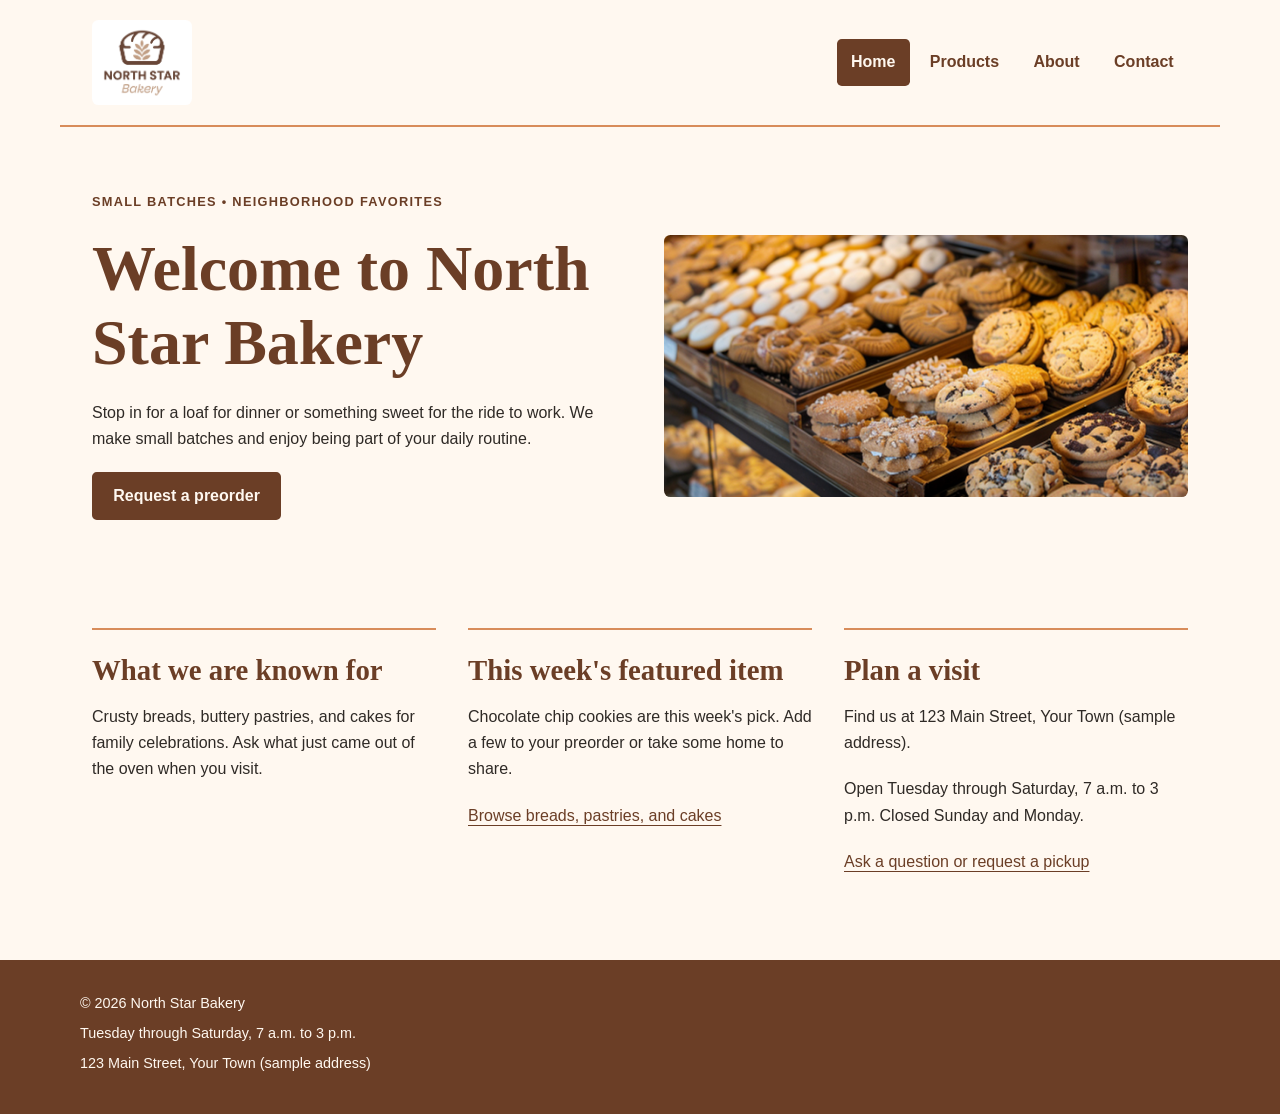
<file: index.html>
<!DOCTYPE html>

<html lang="en">
<head>
<meta charset="utf-8"/>
<meta content="width=device-width, initial-scale=1.0" name="viewport"/>
<title>Home | North Star Bakery</title>
<link href="css/main.css" rel="stylesheet"/></head>
<body>
<a class="skip-link" href="#main">Skip to main content</a>
<header>
<img alt="North Star Bakery" src="media/bakery-logo_c.png" width="180"/>
<nav aria-label="Main navigation">
<ul>
<li><a aria-current="page" href="index.html">Home</a></li>
<li><a href="products.html">Products</a></li>
<li><a href="about.html">About</a></li>
<li><a href="contact.html">Contact</a></li>
</ul>
</nav>
</header>
<main id="main" tabindex="-1"><div class="hero"><div class="hero-copy"><p class="eyebrow">Small batches • Neighborhood favorites</p><h1>Welcome to North Star Bakery</h1><p>Stop in for a loaf for dinner or something sweet for the ride to work.
      We make small batches and enjoy being part of your daily routine.</p><p><a class="button" href="contact.html">Request a preorder</a></p></div><picture>
<source media="(min-width: 700px)" srcset="media/bakery-feature-large_c.png"/>
<img alt="Trays of cookies and muffins in a bakery display case" src="media/bakery-feature-small_c.png" width="600"/>
</picture></div>





<div class="section-row"><section aria-labelledby="known-for">
<h2 id="known-for">What we are known for</h2>
<p>Crusty breads, buttery pastries, and cakes for family celebrations.
        Ask what just came out of the oven when you visit.</p>
</section><section aria-labelledby="featured">
<h2 id="featured">This week's featured item</h2>
<p>Chocolate chip cookies are this week's pick. Add a few to your
        preorder or take some home to share.</p>

<p><a href="products.html">Browse breads, pastries, and cakes</a></p>
</section><section aria-labelledby="visit">
<h2 id="visit">Plan a visit</h2>
<p>Find us at 123 Main Street, Your Town (sample address).</p>
<p>Open Tuesday through Saturday, 7 a.m. to 3 p.m.
        Closed Sunday and Monday.</p>
<p><a href="contact.html">Ask a question or request a pickup</a></p>
</section></div></main>
<footer>
<p>© 2026 North Star Bakery</p>
<p>Tuesday through Saturday, 7 a.m. to 3 p.m.</p>
<p>123 Main Street, Your Town (sample address)</p>
</footer>
</body>
</html>
</file>
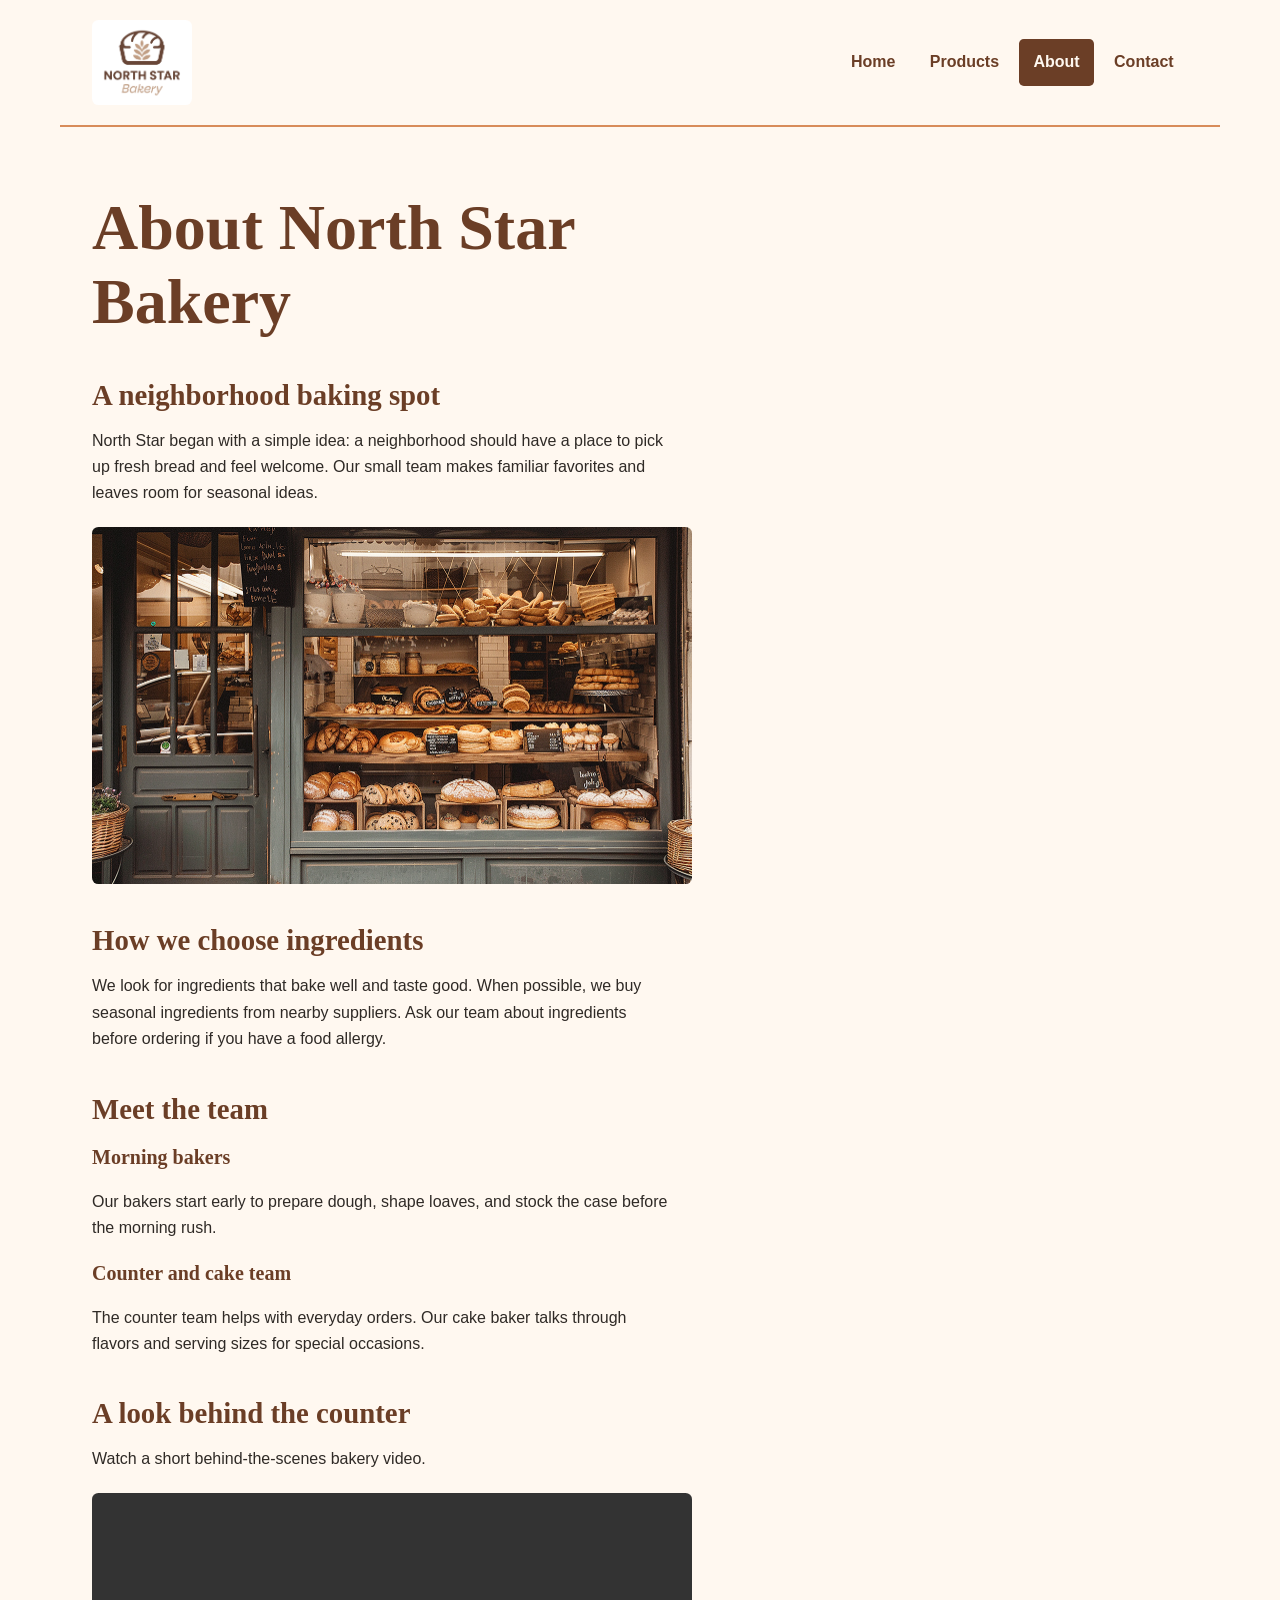
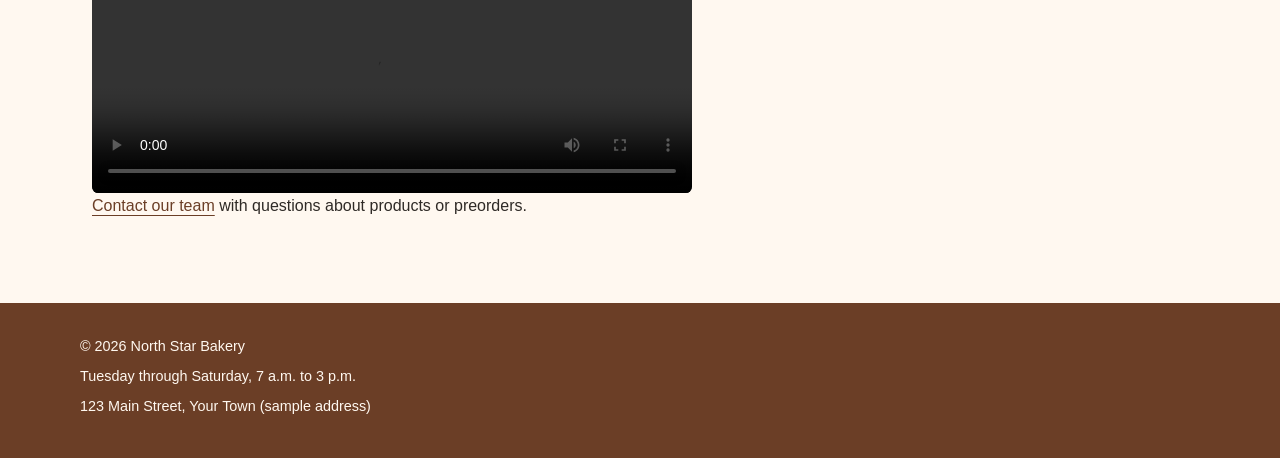
<file: about.html>
<!DOCTYPE html>

<html lang="en">
<head>
<meta charset="utf-8"/>
<meta content="width=device-width, initial-scale=1.0" name="viewport"/>
<title>About | North Star Bakery</title>
<link href="css/main.css" rel="stylesheet"/></head>
<body>
<a class="skip-link" href="#main">Skip to main content</a>
<header>
<img alt="North Star Bakery" src="media/bakery-logo_c.png" width="180"/>
<nav aria-label="Main navigation">
<ul>
<li><a href="index.html">Home</a></li>
<li><a href="products.html">Products</a></li>
<li><a aria-current="page" href="about.html">About</a></li>
<li><a href="contact.html">Contact</a></li>
</ul>
</nav>
</header>
<main id="main" tabindex="-1">
<h1>About North Star Bakery</h1>
<section aria-labelledby="story">
<h2 id="story">A neighborhood baking spot</h2>
<p>North Star began with a simple idea: a neighborhood should have
        a place to pick up fresh bread and feel welcome. Our small team
        makes familiar favorites and leaves room for seasonal ideas.</p>
<img alt="Bakery window filled with bread, pastries, and cakes" src="media/bakery-storefront_c.png" width="600"/>
</section>
<section aria-labelledby="sourcing">
<h2 id="sourcing">How we choose ingredients</h2>
<p>We look for ingredients that bake well and taste good. When possible,
        we buy seasonal ingredients from nearby suppliers. Ask our team
        about ingredients before ordering if you have a food allergy.</p>
</section>
<section aria-labelledby="team">
<h2 id="team">Meet the team</h2>
<h3>Morning bakers</h3>
<p>Our bakers start early to prepare dough, shape loaves, and stock
        the case before the morning rush.</p>
<h3>Counter and cake team</h3>
<p>The counter team helps with everyday orders. Our cake baker talks
        through flavors and serving sizes for special occasions.</p>
</section>
<section aria-labelledby="behind-scenes">
<h2 id="behind-scenes">A look behind the counter</h2>
<p>Watch a short behind-the-scenes bakery video.</p>
<video controls="" preload="metadata" width="600">
<source src="media/bakery-behind-scenes_c.mp4" type="video/mp4"/>
        Your browser does not support embedded video.
        <a href="media/bakery-behind-scenes_c.mp4">Download the bakery video</a>.
      </video>
<p><a href="contact.html">Contact our team</a> with questions about
        products or preorders.</p>
</section>
</main>
<footer>
<p>© 2026 North Star Bakery</p>
<p>Tuesday through Saturday, 7 a.m. to 3 p.m.</p>
<p>123 Main Street, Your Town (sample address)</p>
</footer>
</body>
</html>
</file>
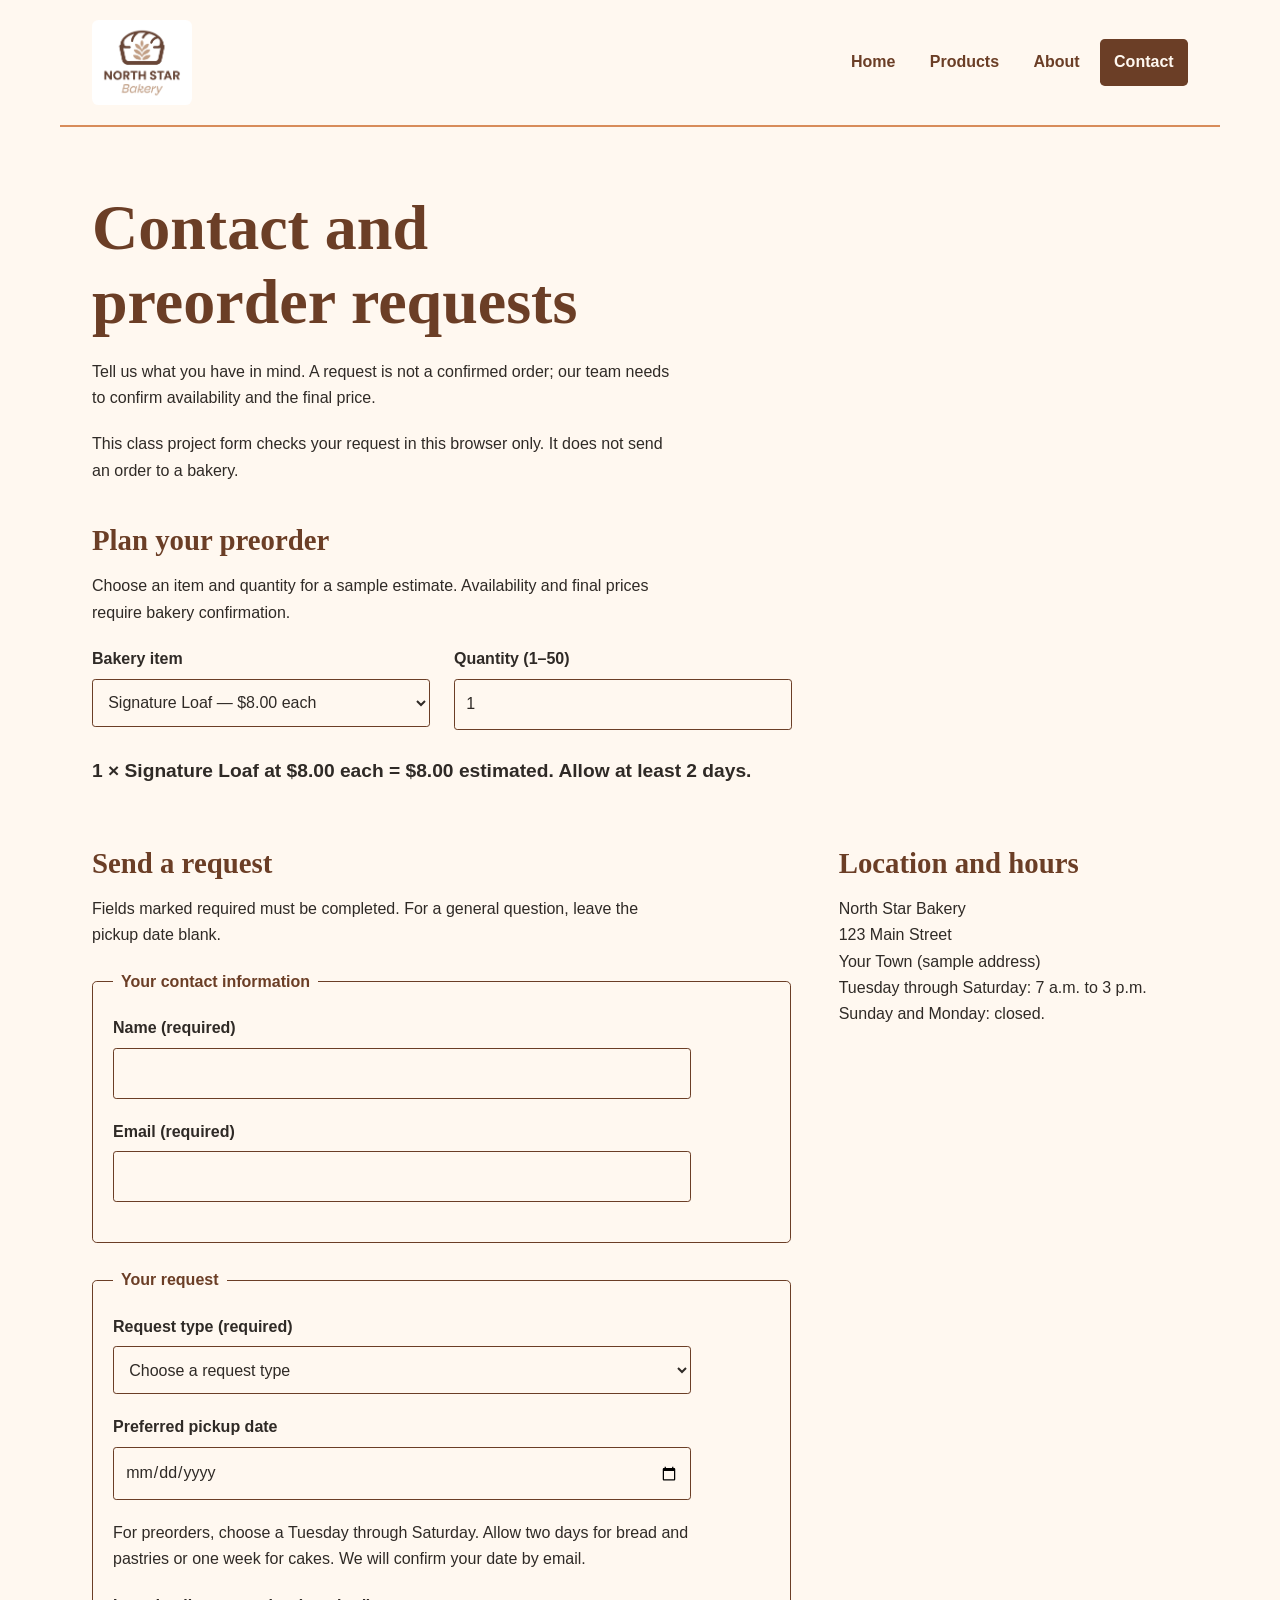
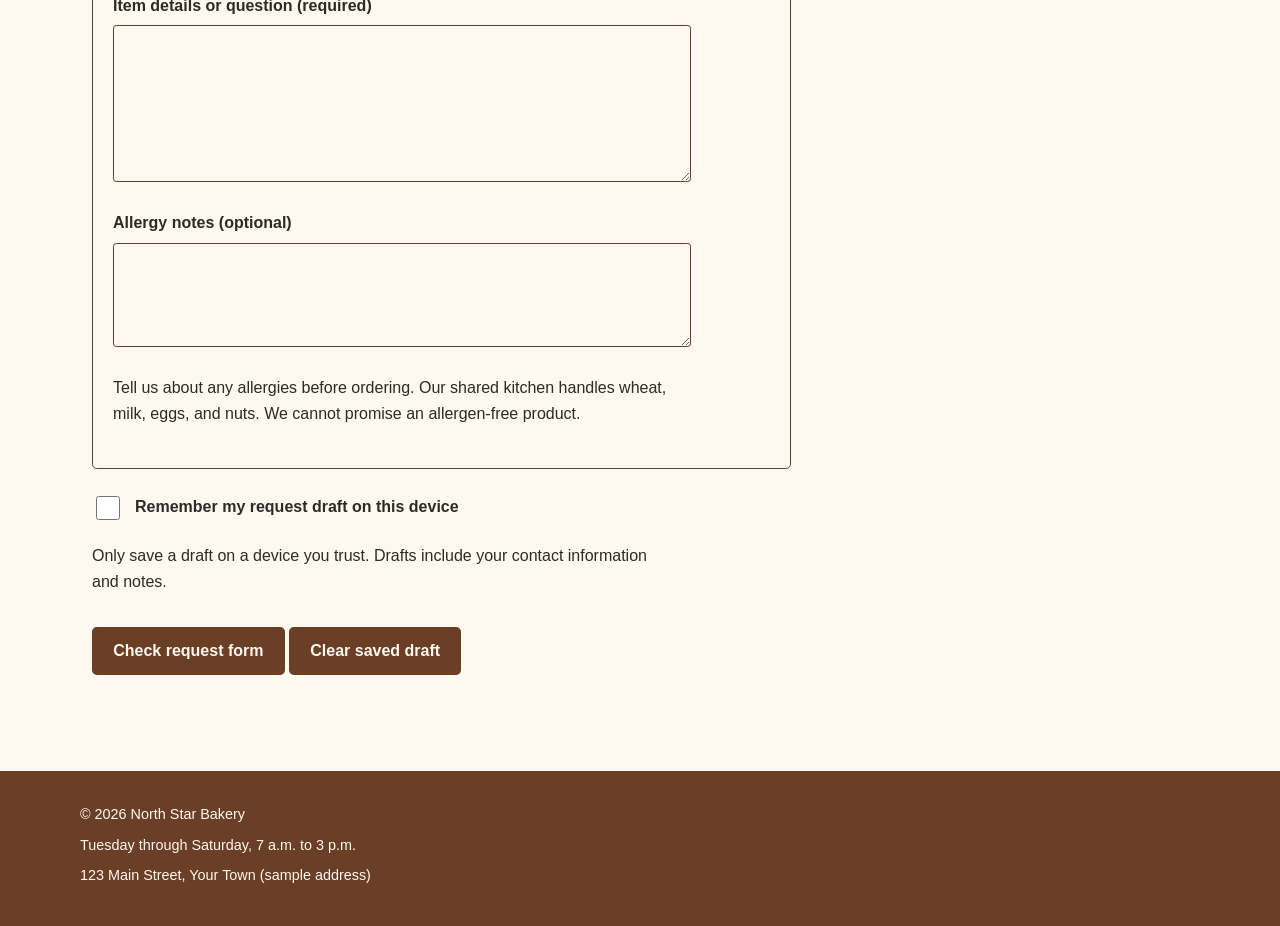
<file: contact.html>
<!DOCTYPE html>

<html lang="en">
<head>
<meta charset="utf-8"/>
<meta content="width=device-width, initial-scale=1.0" name="viewport"/>
<title>Contact | North Star Bakery</title>
<link href="css/main.css" rel="stylesheet"/><script src="js/preorder.js" defer></script></head>
<body>
<a class="skip-link" href="#main">Skip to main content</a>
<header>
<img alt="North Star Bakery" src="media/bakery-logo_c.png" width="180"/>
<nav aria-label="Main navigation">
<ul>
<li><a href="index.html">Home</a></li>
<li><a href="products.html">Products</a></li>
<li><a href="about.html">About</a></li>
<li><a aria-current="page" href="contact.html">Contact</a></li>
</ul>
</nav>
</header>
<main id="main" tabindex="-1">
<h1>Contact and preorder requests</h1>
<p>Tell us what you have in mind. A request is not a confirmed order;
      our team needs to confirm availability and the final price.</p>
<p>This class project form checks your request in this browser only.
      It does not send an order to a bakery.</p>


<section id="estimate" aria-labelledby="estimate-title">
<h2 id="estimate-title">Plan your preorder</h2>
<p>Choose an item and quantity for a sample estimate. Availability and final prices require bakery confirmation.</p>
<div class="estimate-controls">
<p><label for="product">Bakery item</label><select id="product"></select></p>
<p><label for="quantity">Quantity (1–50)</label><input id="quantity" type="number" min="1" max="50" step="1" value="1" aria-describedby="quantity-error"/><span id="quantity-error" class="field-error"></span></p>
</div>
<p id="estimate-result" role="status" aria-live="polite"></p>
<p id="estimate-storage" role="status"></p>
</section>
<div class="contact-layout"><section aria-labelledby="request">
<h2 id="request">Send a request</h2>
<p>Fields marked required must be completed. For a general question,
        leave the pickup date blank.</p>
<form id="request-form" action="contact.html" method="get">
<fieldset>
<legend>Your contact information</legend>
<p>
<label for="name">Name (required)</label>
<input autocomplete="name" id="name" maxlength="80" minlength="2" name="name" required="" type="text"/>
</p>
<p>
<label for="email">Email (required)</label>
<input autocomplete="email" id="email" maxlength="120" name="email" required="" type="email"/>
</p>
</fieldset>
<fieldset>
<legend>Your request</legend>
<p>
<label for="request-type">Request type (required)</label>
<select id="request-type" name="request-type" required="">
<option value="">Choose a request type</option>
<option value="preorder">Preorder</option>
<option value="question">General question</option>
</select>
</p>
<p>
<label for="pickup">Preferred pickup date</label>
<input aria-describedby="pickup-help" id="pickup" name="pickup" type="date"/>
</p>
<p id="pickup-help">For preorders, choose a Tuesday through
            Saturday. Allow two days for bread and pastries or one week
            for cakes. We will confirm your date by email.</p>
<p>
<label for="details">Item details or question (required)</label>
<textarea cols="40" id="details" maxlength="1000" minlength="10" name="details" required="" rows="5"></textarea>
</p>
<p>
<label for="allergies">Allergy notes (optional)</label>
<textarea aria-describedby="allergy-help" cols="40" id="allergies" maxlength="500" name="allergies" rows="3"></textarea>
</p>
<p id="allergy-help">Tell us about any allergies before ordering.
            Our shared kitchen handles wheat, milk, eggs, and nuts.
            We cannot promise an allergen-free product.</p>
</fieldset>
<p><label class="check-label"><input id="remember-draft" type="checkbox"/> Remember my request draft on this device</label></p>
<p>Only save a draft on a device you trust. Drafts include your contact information and notes.</p>
<p id="draft-status" role="status"></p>
<button type="submit">Check request form</button>
<button id="clear-draft" type="button">Clear saved draft</button>
<p id="form-status" role="status" aria-live="polite"></p>
</form>
</section><section aria-labelledby="location">
<h2 id="location">Location and hours</h2>
<address>North Star Bakery<br/>
        123 Main Street<br/>Your Town (sample address)</address>
<p>Tuesday through Saturday: 7 a.m. to 3 p.m.<br/>
        Sunday and Monday: closed.</p>
</section></div></main>
<footer>
<p>© 2026 North Star Bakery</p>
<p>Tuesday through Saturday, 7 a.m. to 3 p.m.</p>
<p>123 Main Street, Your Town (sample address)</p>
</footer>
</body>
</html>
</file>
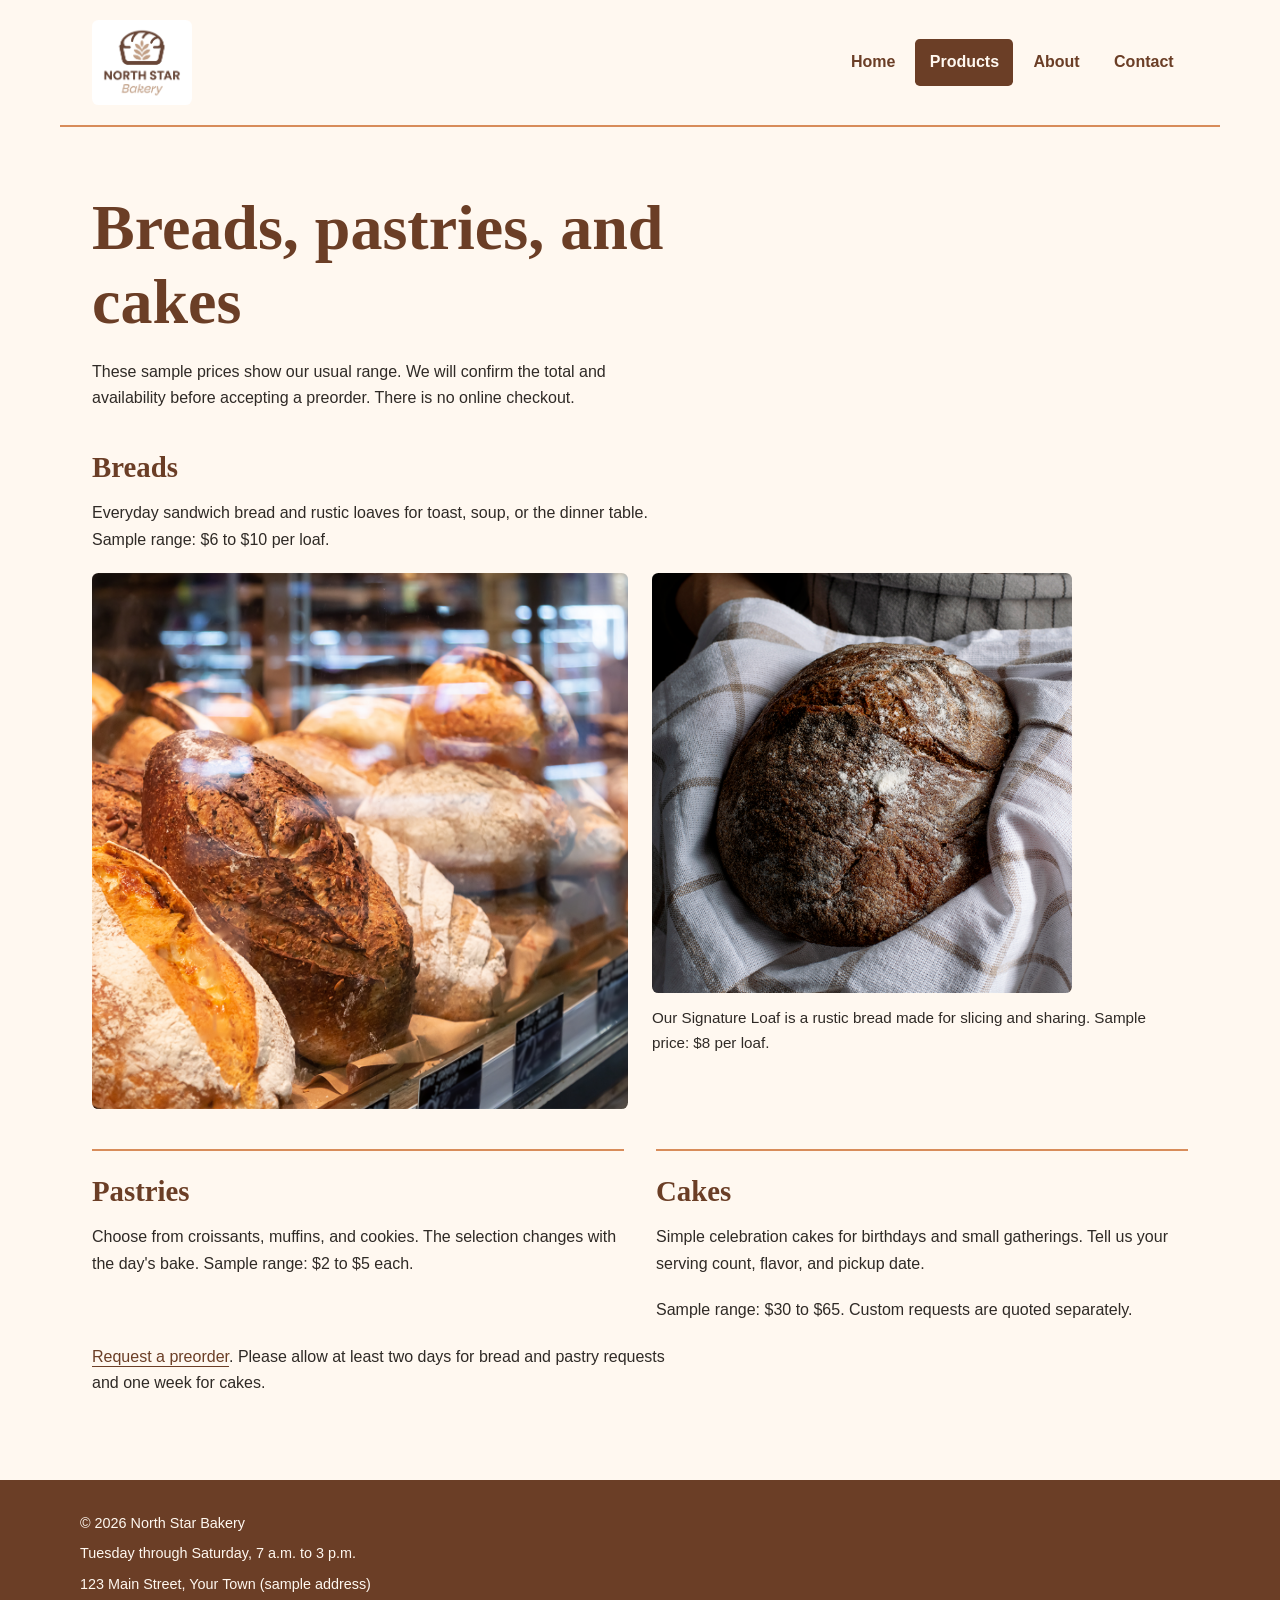
<file: products.html>
<!DOCTYPE html>

<html lang="en">
<head>
<meta charset="utf-8"/>
<meta content="width=device-width, initial-scale=1.0" name="viewport"/>
<title>Products | North Star Bakery</title>
<link href="css/main.css" rel="stylesheet"/></head>
<body>
<a class="skip-link" href="#main">Skip to main content</a>
<header>
<img alt="North Star Bakery" src="media/bakery-logo_c.png" width="180"/>
<nav aria-label="Main navigation">
<ul>
<li><a href="index.html">Home</a></li>
<li><a aria-current="page" href="products.html">Products</a></li>
<li><a href="about.html">About</a></li>
<li><a href="contact.html">Contact</a></li>
</ul>
</nav>
</header>
<main id="main" tabindex="-1">
<h1>Breads, pastries, and cakes</h1>
<p>These sample prices show our usual range. We will confirm the total
      and availability before accepting a preorder. There is no online checkout.</p>
<section aria-labelledby="bread">
<h2 id="bread">Breads</h2>
<p>Everyday sandwich bread and rustic loaves for toast, soup,
        or the dinner table. Sample range: $6 to $10 per loaf.</p>


<div class="bread-images"><img alt="Round and oval crusty bread loaves in a bakery case" src="media/bakery-bread_c.png" width="420"/><figure>
<img alt="Round flour-dusted loaf with a scored crust resting in a cloth" src="media/bakery-signature-loaf_c.png" width="420"/>
<figcaption>Our Signature Loaf is a rustic bread made for slicing
          and sharing. Sample price: $8 per loaf.</figcaption>
</figure></div></section><div class="section-row"><section aria-labelledby="pastries">
<h2 id="pastries">Pastries</h2>
<p>Choose from croissants, muffins, and cookies. The selection changes
        with the day's bake. Sample range: $2 to $5 each.</p>
</section><section aria-labelledby="cakes">
<h2 id="cakes">Cakes</h2>
<p>Simple celebration cakes for birthdays and small gatherings.
        Tell us your serving count, flavor, and pickup date.</p>
<p>Sample range: $30 to $65. Custom requests are quoted separately.</p>
</section></div>


<p><a href="contact.html">Request a preorder</a>. Please allow at least
      two days for bread and pastry requests and one week for cakes.</p>
</main>
<footer>
<p>© 2026 North Star Bakery</p>
<p>Tuesday through Saturday, 7 a.m. to 3 p.m.</p>
<p>123 Main Street, Your Town (sample address)</p>
</footer>
</body>
</html>
</file>
<file: css/main.css>
/* North Star Bakery: shared mobile-first styles. */
:root { --cream: #fff8f0; --brown: #6b3e26; --peach: #d88c5a; --charcoal: #2f2a26; }
* { box-sizing: border-box; }
body { margin: 0; background: var(--cream); color: var(--charcoal); font-family: Arial, sans-serif; font-size: 1rem; line-height: 1.65; }
h1, h2, h3 { font-family: Georgia, serif; line-height: 1.15; color: var(--brown); }
h1 { font-size: clamp(2.25rem, 5vw, 4rem); max-width: 18ch; margin: 0 0 1.25rem; }
h2 { font-size: 1.8rem; margin: 0 0 1rem; }
h3 { font-size: 1.25rem; }
p { margin: 0 0 1.25rem; max-width: 65ch; }
a { color: var(--brown); text-underline-offset: .22em; }
a:hover { text-decoration-thickness: .15em; }
a:focus-visible, button:focus-visible, input:focus-visible, select:focus-visible, textarea:focus-visible { outline: 3px solid var(--brown); outline-offset: 4px; }
.skip-link { position: absolute; left: 1rem; top: -6rem; padding: .75rem; background: var(--cream); z-index: 10; }
.skip-link:focus { top: 1rem; }
header { max-width: 1160px; margin: auto; padding: 1rem 1.25rem; display: flex; flex-direction: column; align-items: flex-start; gap: 1rem; border-bottom: 2px solid var(--peach); }
header img { width: 100px; height: auto; }
nav { width: 100%; }
nav ul { display: flex; flex-wrap: wrap; gap: .35rem; padding: 0; margin: 0; list-style: none; }
nav a { display: inline-flex; align-items: center; min-height: 44px; padding: .65rem .9rem; text-decoration: none; font-weight: bold; border-radius: .3rem; }
nav a:hover, nav a[aria-current="page"] { color: var(--cream); background: var(--brown); }
main { max-width: 1160px; margin: auto; padding: 2.5rem 1.25rem 3rem; }
section { margin-top: 2.5rem; min-width: 0; }
img, video { display: block; max-width: 100%; height: auto; border-radius: .4rem; }
picture { display: block; }
.hero { display: flex; flex-direction: column; gap: 1.5rem; margin-bottom: 3rem; }
.hero-copy { flex: 1; }
.hero picture { flex: 1; min-width: 0; }
.hero img { width: 100%; }
.eyebrow { color: var(--brown); font-weight: bold; text-transform: uppercase; letter-spacing: .1em; font-size: .8rem; }
.button, button { display: inline-flex; justify-content: center; align-items: center; min-height: 48px; padding: .8rem 1.2rem; background: var(--brown); color: var(--cream); border: 2px solid var(--brown); border-radius: .3rem; font: bold 1rem Arial, sans-serif; text-decoration: none; cursor: pointer; transition: background-color .2s, color .2s; }
.button:hover, button:hover { background: var(--peach); color: var(--charcoal); }
.section-row { display: flex; flex-direction: column; gap: 1.5rem; }
.section-row > section { flex: 1; padding-top: 1.5rem; border-top: 2px solid var(--peach); }
figure { margin: 1.5rem 0; }
figcaption { max-width: 60ch; padding-top: .75rem; font-size: .95rem; }
.bread-images { display: flex; flex-direction: column; gap: 1.5rem; }
.bread-images > * { flex: 1; min-width: 0; }
.bread-images > img { object-fit: cover; align-self: flex-start; }
form { max-width: 700px; }
fieldset { min-width: 0; margin: 0 0 1.5rem; padding: 1.25rem; border: 1px solid var(--brown); border-radius: .3rem; }
legend { font-weight: bold; color: var(--brown); padding: 0 .5rem; }
label { display: block; margin-bottom: .4rem; font-weight: bold; }
input, select, textarea { width: 100%; max-width: 100%; min-height: 48px; padding: .7rem; border: 1px solid var(--brown); border-radius: .2rem; color: var(--charcoal); background: var(--cream); font: inherit; }
textarea { resize: vertical; }
address { font-style: normal; }
footer { background: var(--brown); color: var(--cream); padding: 2rem max(1.25rem, calc((100% - 1120px) / 2)); }
footer p { margin-bottom: .4rem; font-size: .9rem; }
@media (min-width: 48rem) {
 header { flex-direction: row; align-items: center; justify-content: space-between; padding: 1.25rem 2rem; }
 nav { width: auto; }
 main { padding: 4rem 2rem; }
 .hero { flex-direction: row; align-items: center; gap: 3rem; }
 .section-row { flex-direction: row; gap: 2rem; }
 .bread-images { flex-direction: row; }
 .bread-images > img { width: 48%; }
 .bread-images figure { margin: 0; }
 .contact-layout { display: flex; align-items: flex-start; gap: 3rem; }
 .contact-layout > section:first-child { flex: 2; }
 .contact-layout > section:last-child { flex: 1; }
}
@media (prefers-reduced-motion: reduce) { *, *::before, *::after { transition: none !important; } }

/* Touchstone 4: use the existing palette and type. */
.estimate-controls { display:flex; flex-wrap:wrap; gap:1.5rem; max-width:700px; }
.estimate-controls > p { flex:1 1 220px; }
#estimate-result { font-weight:bold; font-size:1.2rem; }
.field-error { display:block; font-weight:bold; margin-top:.35rem; }
[aria-invalid="true"] { border:3px solid var(--brown); }
.check-label { display:flex; align-items:center; gap:.75rem; }
.check-label input { width:24px; min-height:24px; flex-shrink:0; }
#clear-draft { margin:.75rem 0; }
#form-status, #draft-status, #estimate-storage { margin-top:.75rem; }
</file>
